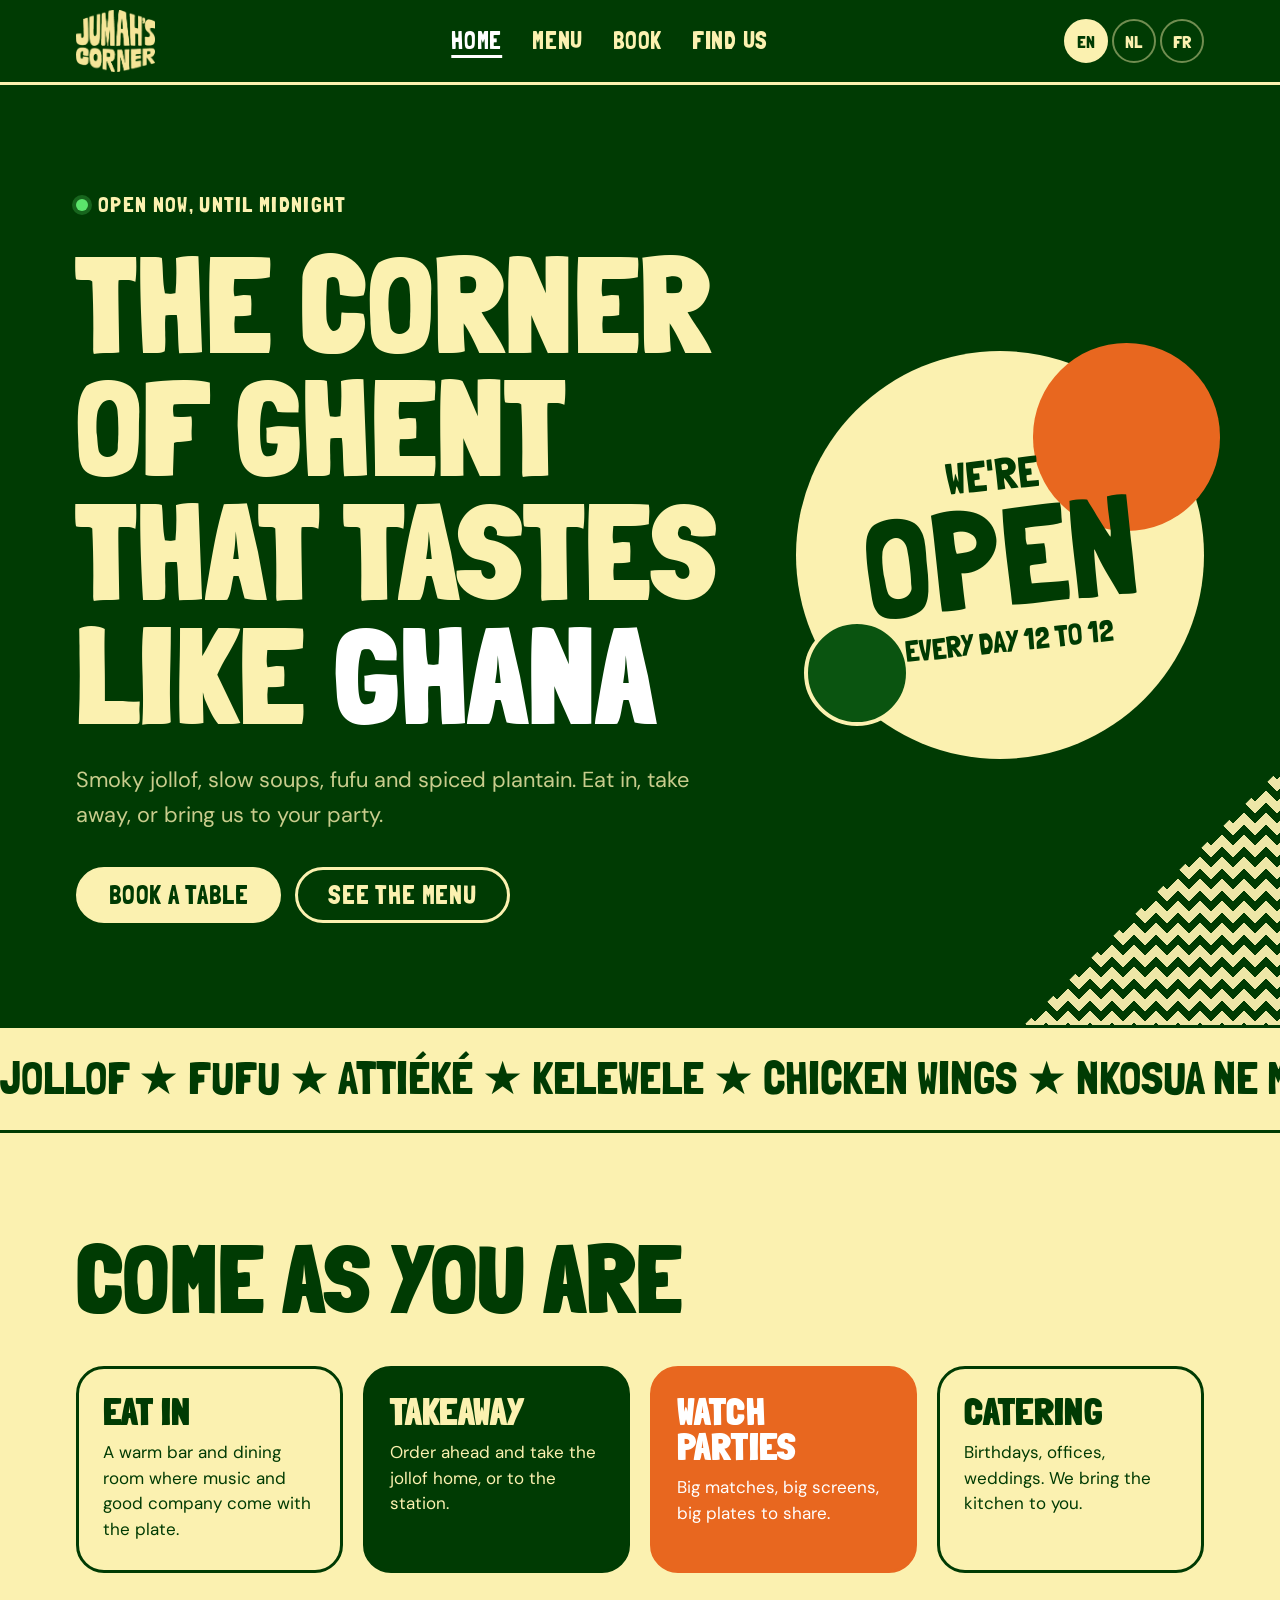
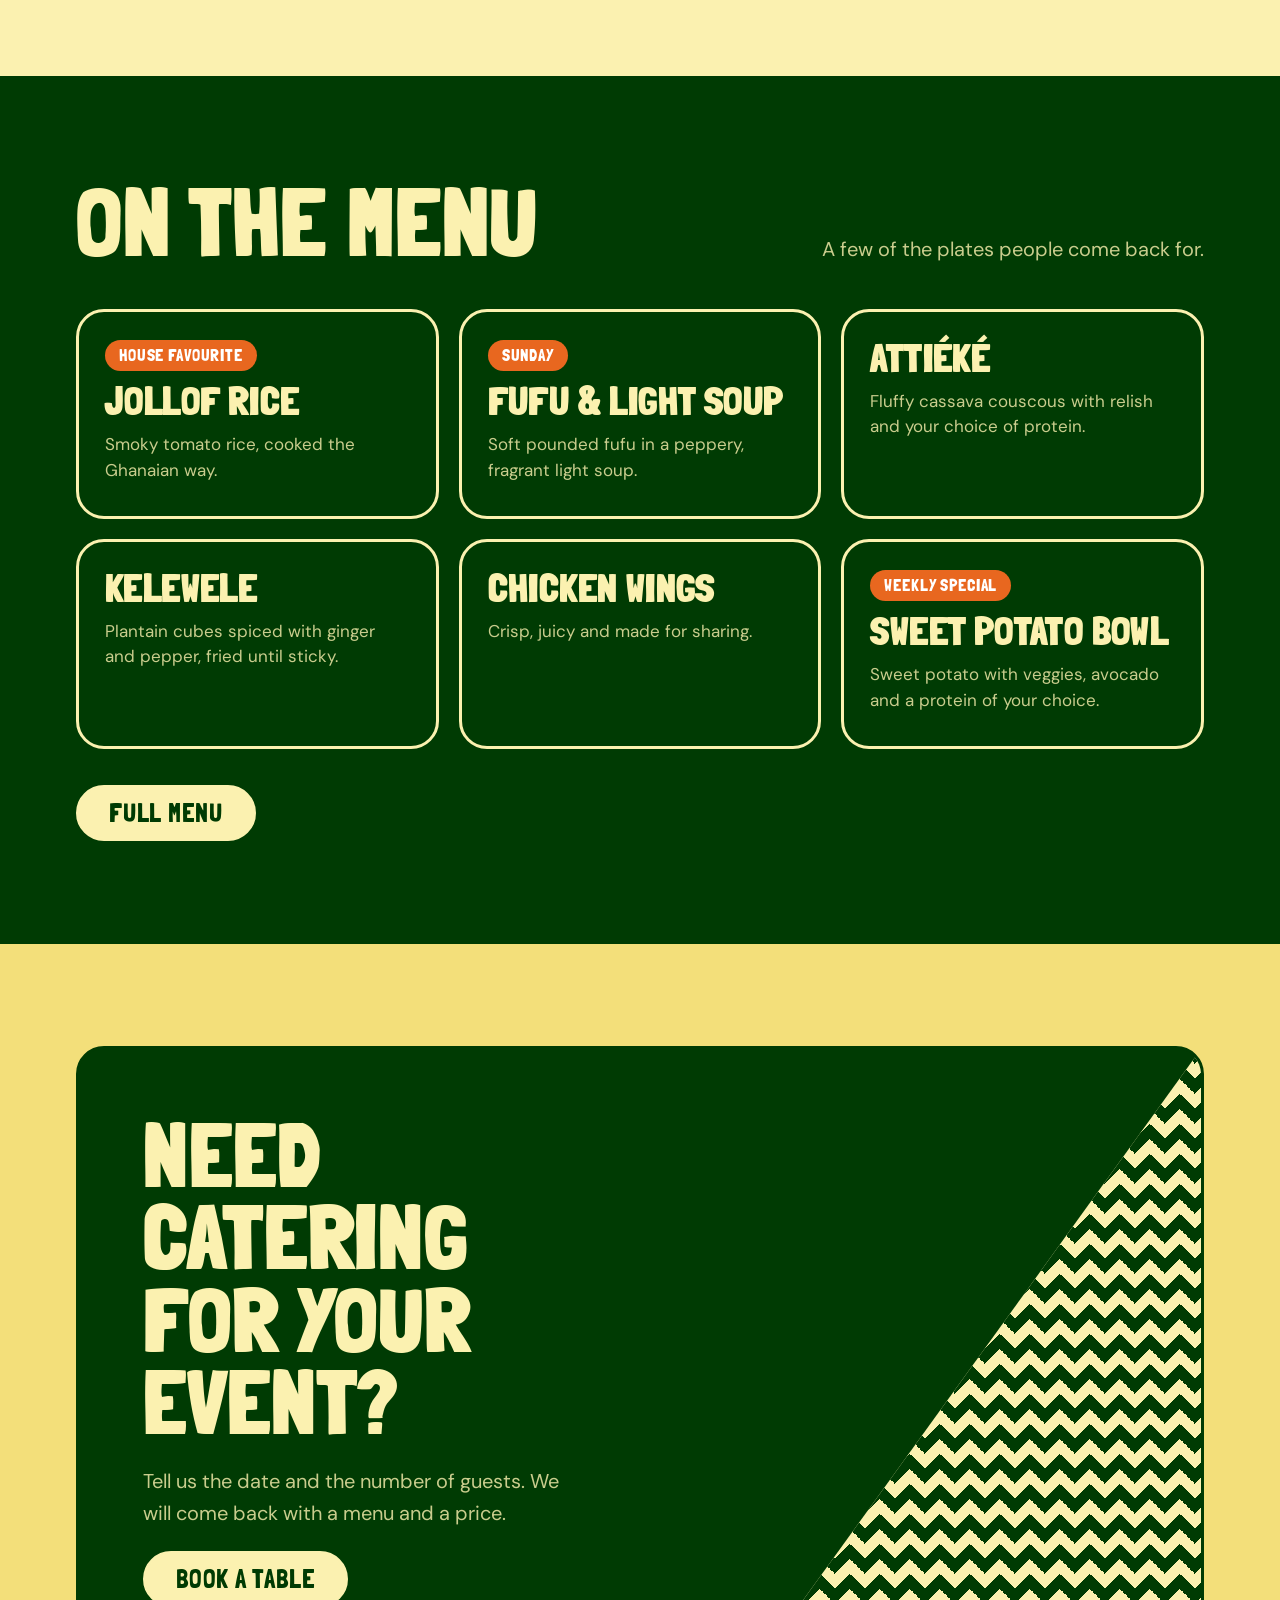
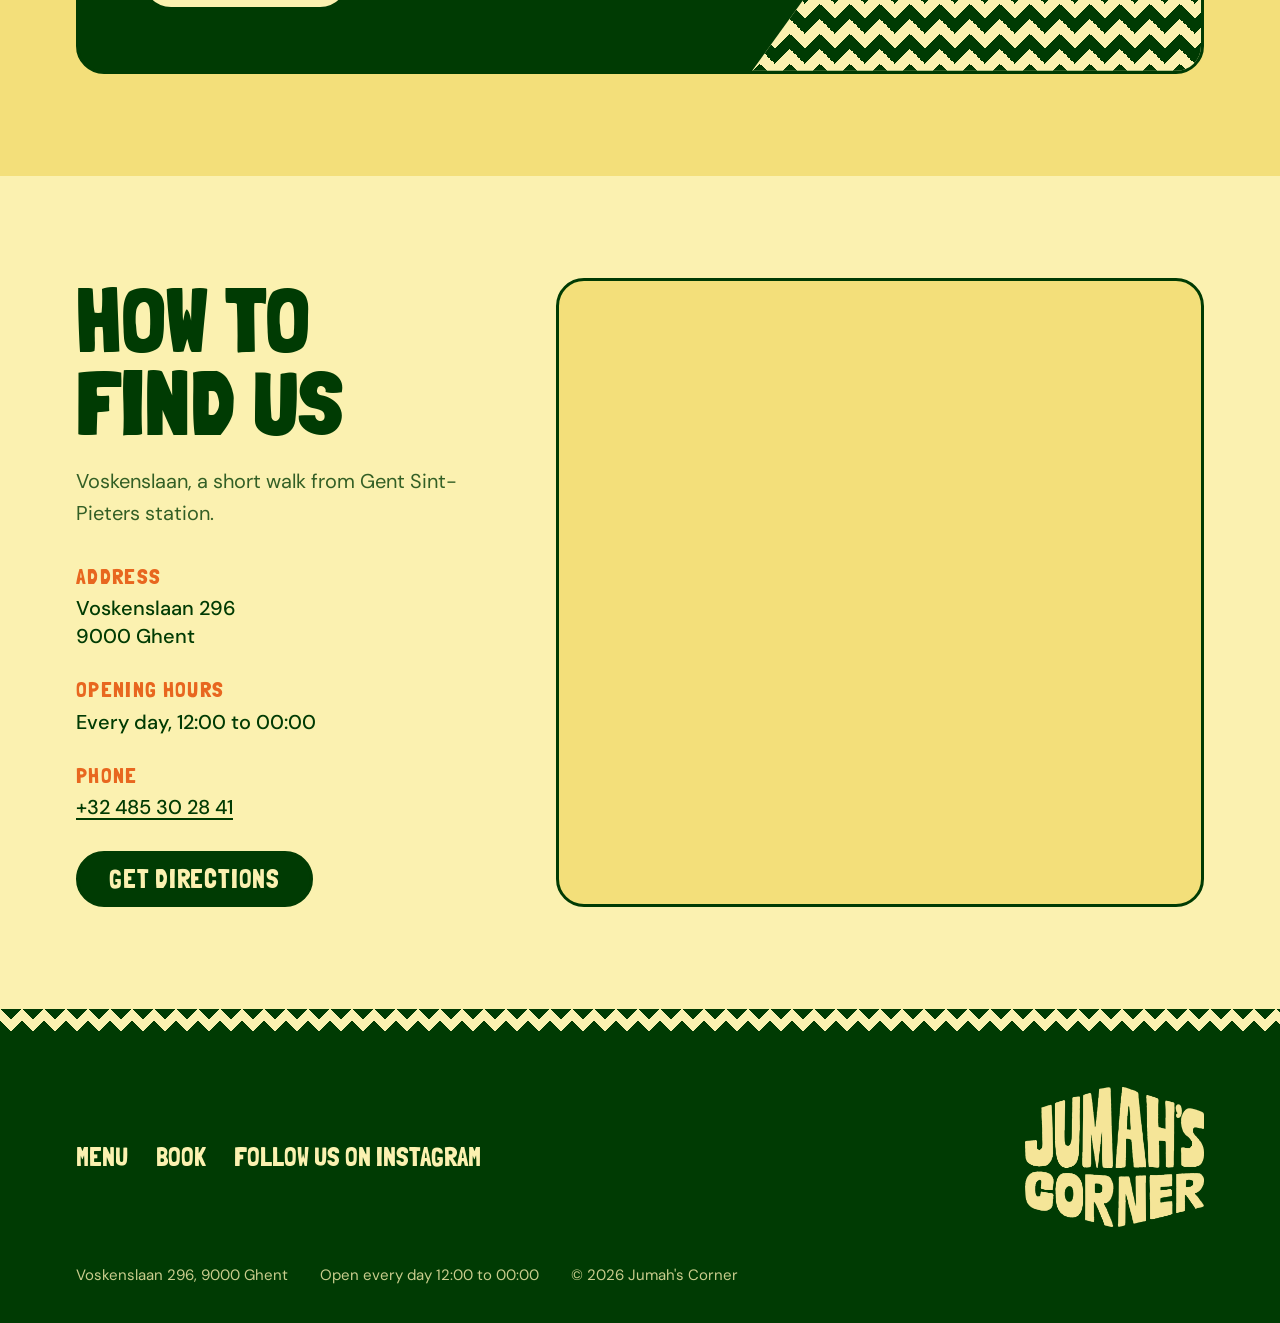
<file: index.html>
<!doctype html>
<html lang="en">
<head>
  <meta charset="utf-8">
  <meta name="viewport" content="width=device-width, initial-scale=1">
  <title>Jumah's Corner | African bar &amp; restaurant in Ghent</title>
  <meta name="description" content="Jumah's Corner is a Ghanaian bar and restaurant on Voskenslaan 296 in Ghent. Jollof, fufu, kelewele, watch parties and catering. Open every day 12:00 to 00:00.">
  <meta name="theme-color" content="#003b03">
  <meta property="og:title" content="Jumah's Corner">
  <meta property="og:description" content="Ghanaian bar and restaurant in Ghent. Open every day 12:00 to 00:00.">
  <meta property="og:image" content="assets/logo.png">
  <link rel="icon" href="assets/logo.png">
  <link rel="preconnect" href="https://fonts.googleapis.com">
  <link rel="preconnect" href="https://fonts.gstatic.com" crossorigin>
  <link rel="stylesheet" href="https://fonts.googleapis.com/css2?family=DM+Sans:wght@400;500;700&family=Londrina+Solid:wght@300;400;900&display=swap">
  <link rel="stylesheet" href="css/styles.css">
  <script type="application/ld+json">
  {
    "@context": "https://schema.org",
    "@type": "Restaurant",
    "name": "Jumah's Corner",
    "servesCuisine": "Ghanaian",
    "address": { "@type": "PostalAddress", "streetAddress": "Voskenslaan 296", "postalCode": "9000", "addressLocality": "Ghent", "addressCountry": "BE" },
    "telephone": "+32485302841",
    "openingHours": "Mo-Su 12:00-24:00",
    "sameAs": ["https://www.instagram.com/jumahscorner/"]
  }
  </script>
</head>
<body>
  <a class="skip" href="#main">Skip to content</a>

  <header class="site-header">
    <div class="wrap nav">
      <a class="nav-logo" href="index.html" aria-label="Jumah's Corner, home"><img src="assets/logo-wide.png" alt="Jumah's Corner" width="79" height="62"></a>
      <ul class="nav-links" id="nav-links">
        <li><a href="index.html" aria-current="page" data-i18n="nav.home">Home</a></li>
        <li><a href="menu.html" data-i18n="nav.menu">Menu</a></li>
        <li><a href="book.html" data-i18n="nav.book">Book</a></li>
        <li><a href="#find" data-i18n="nav.find">Find us</a></li>
      </ul>
      <div class="nav-right">
        <div class="lang" role="group" aria-label="Language">
          <button type="button" data-lang="en" aria-pressed="true">EN</button>
          <button type="button" data-lang="nl" aria-pressed="false">NL</button>
          <button type="button" data-lang="fr" aria-pressed="false">FR</button>
        </div>
        <button class="nav-toggle" type="button" aria-expanded="false" aria-controls="nav-links" aria-label="Menu">MENU</button>
      </div>
    </div>
  </header>

  <main id="main">
    <section class="hero">
      <div class="wrap hero-inner">
        <div>
          <p class="eyebrow" data-open-badge><span class="dot" aria-hidden="true"></span><span data-open-label>Open every day, 12:00 to 00:00</span></p>
          <h1 data-i18n="hero.title">The corner of Ghent that tastes like <em>Ghana</em></h1>
          <p class="hero-sub" data-i18n="hero.sub">Smoky jollof, slow soups, fufu and spiced plantain. Eat in, take away, or bring us to your party.</p>
          <div class="cta-row">
            <a class="btn btn-yellow" href="book.html" data-i18n="cta.book">Book a table</a>
            <a class="btn btn-outline-yellow" href="menu.html" data-i18n="cta.menu">See the menu</a>
          </div>
        </div>
        <div class="hero-art" aria-hidden="true">
          <span class="disc d1"></span>
          <span class="disc d2"></span>
          <span class="disc d3"></span>
          <div class="badge">
            <span class="b1" data-i18n="badge.1">We're</span>
            <span class="b2" data-i18n="badge.2">Open</span>
            <span class="b3" data-i18n="badge.3">Every day 12 to 12</span>
          </div>
        </div>
      </div>
      <div class="pattern pattern-corner" aria-hidden="true"></div>
    </section>

    <div class="ticker" aria-hidden="true">
      <div class="ticker-track">
        <span>JOLLOF &#9733; FUFU &#9733; ATTI&Eacute;K&Eacute; &#9733; KELEWELE &#9733; CHICKEN WINGS &#9733; NKOSUA NE MEKO &#9733; SWEET POTATO BOWL &#9733; WATCH PARTIES &#9733; CATERING &#9733; </span>
        <span>JOLLOF &#9733; FUFU &#9733; ATTI&Eacute;K&Eacute; &#9733; KELEWELE &#9733; CHICKEN WINGS &#9733; NKOSUA NE MEKO &#9733; SWEET POTATO BOWL &#9733; WATCH PARTIES &#9733; CATERING &#9733; </span>
      </div>
    </div>

    <section class="section section-yellow">
      <div class="wrap">
        <div class="section-head">
          <h2 data-i18n="facts.title">Come as you are</h2>
        </div>
        <div class="facts">
          <article class="fact"><h3 data-i18n="facts.1.t">Eat in</h3><p data-i18n="facts.1.p">A warm bar and dining room where music and good company come with the plate.</p></article>
          <article class="fact"><h3 data-i18n="facts.2.t">Takeaway</h3><p data-i18n="facts.2.p">Order ahead and take the jollof home, or to the station.</p></article>
          <article class="fact"><h3 data-i18n="facts.3.t">Watch parties</h3><p data-i18n="facts.3.p">Big matches, big screens, big plates to share.</p></article>
          <article class="fact"><h3 data-i18n="facts.4.t">Catering</h3><p data-i18n="facts.4.p">Birthdays, offices, weddings. We bring the kitchen to you.</p></article>
        </div>
      </div>
    </section>

    <section class="section section-green">
      <div class="wrap">
        <div class="section-head">
          <h2 data-i18n="menu.teaser.title">On the menu</h2>
          <p data-i18n="menu.teaser.p">A few of the plates people come back for.</p>
        </div>
        <div class="dishes">
          <article class="dish"><span class="tag">House favourite</span><h3>Jollof rice</h3><p>Smoky tomato rice, cooked the Ghanaian way.</p></article>
          <article class="dish"><span class="tag">Sunday</span><h3>Fufu &amp; light soup</h3><p>Soft pounded fufu in a peppery, fragrant light soup.</p></article>
          <article class="dish"><h3>Attiéké</h3><p>Fluffy cassava couscous with relish and your choice of protein.</p></article>
          <article class="dish"><h3>Kelewele</h3><p>Plantain cubes spiced with ginger and pepper, fried until sticky.</p></article>
          <article class="dish"><h3>Chicken wings</h3><p>Crisp, juicy and made for sharing.</p></article>
          <article class="dish"><span class="tag">Weekly special</span><h3>Sweet potato bowl</h3><p>Sweet potato with veggies, avocado and a protein of your choice.</p></article>
        </div>
        <p style="margin-top:36px"><a class="btn btn-yellow" href="menu.html" data-i18n="menu.all">Full menu</a></p>
      </div>
    </section>

    <section class="section section-white">
      <div class="wrap">
        <div class="catering">
          <div class="catering-copy">
            <h2 data-i18n="cat.title">Need catering for your event?</h2>
            <p data-i18n="cat.p">Tell us the date and the number of guests. We will come back with a menu and a price.</p>
            <a class="btn btn-yellow" href="book.html" data-i18n="cta.book">Book a table</a>
          </div>
          <div class="catering-art" aria-hidden="true"><div class="pattern"></div></div>
        </div>
      </div>
    </section>

    <section class="section section-yellow" id="find">
      <div class="wrap find">
        <div>
          <h2 data-i18n="find.title">How to find us</h2>
          <p class="lead" data-i18n="find.lead">Voskenslaan, a short walk from Gent Sint-Pieters station.</p>
          <dl class="info">
            <div><dt data-i18n="find.address">Address</dt><dd>Voskenslaan 296<br>9000 Ghent</dd></div>
            <div><dt data-i18n="find.hours">Opening hours</dt><dd data-i18n="find.hours.v">Every day, 12:00 to 00:00</dd></div>
            <div><dt data-i18n="find.phone">Phone</dt><dd><a href="tel:+32485302841">+32 485 30 28 41</a></dd></div>
          </dl>
          <a class="btn btn-green" href="https://www.google.com/maps/dir/?api=1&destination=Voskenslaan+296%2C+9000+Gent%2C+Belgium" target="_blank" rel="noopener" data-i18n="cta.directions">Get directions</a>
        </div>
        <div class="map-frame">
          <iframe
            title="Google Maps: Jumah's Corner, Voskenslaan 296, Ghent"
            src="https://www.google.com/maps?q=Voskenslaan+296%2C+9000+Gent%2C+Belgium&amp;output=embed"
            loading="lazy"
            referrerpolicy="no-referrer-when-downgrade"
            allowfullscreen></iframe>
        </div>
      </div>
    </section>
  </main>

  <footer class="site-footer">
    <div class="pattern pattern-band" aria-hidden="true"></div>
    <div class="wrap footer-main">
      <ul class="footer-links">
        <li><a href="menu.html" data-i18n="nav.menu">Menu</a></li>
        <li><a href="book.html" data-i18n="nav.book">Book</a></li>
        <li><a href="https://www.instagram.com/jumahscorner/" target="_blank" rel="noopener" data-i18n="foot.follow">Follow us on Instagram</a></li>
      </ul>
      <img src="assets/logo-wide.png" alt="" width="179" height="140">
    </div>
    <div class="wrap footer-small">
      <span>Voskenslaan 296, 9000 Ghent</span>
      <span>Open every day 12:00 to 00:00</span>
      <span>&copy; <span data-year>2026</span> Jumah's Corner</span>
    </div>
  </footer>

  <script src="js/config.js"></script>
  <script src="js/i18n.js"></script>
  <script src="js/main.js"></script>
</body>
</html>
</file>
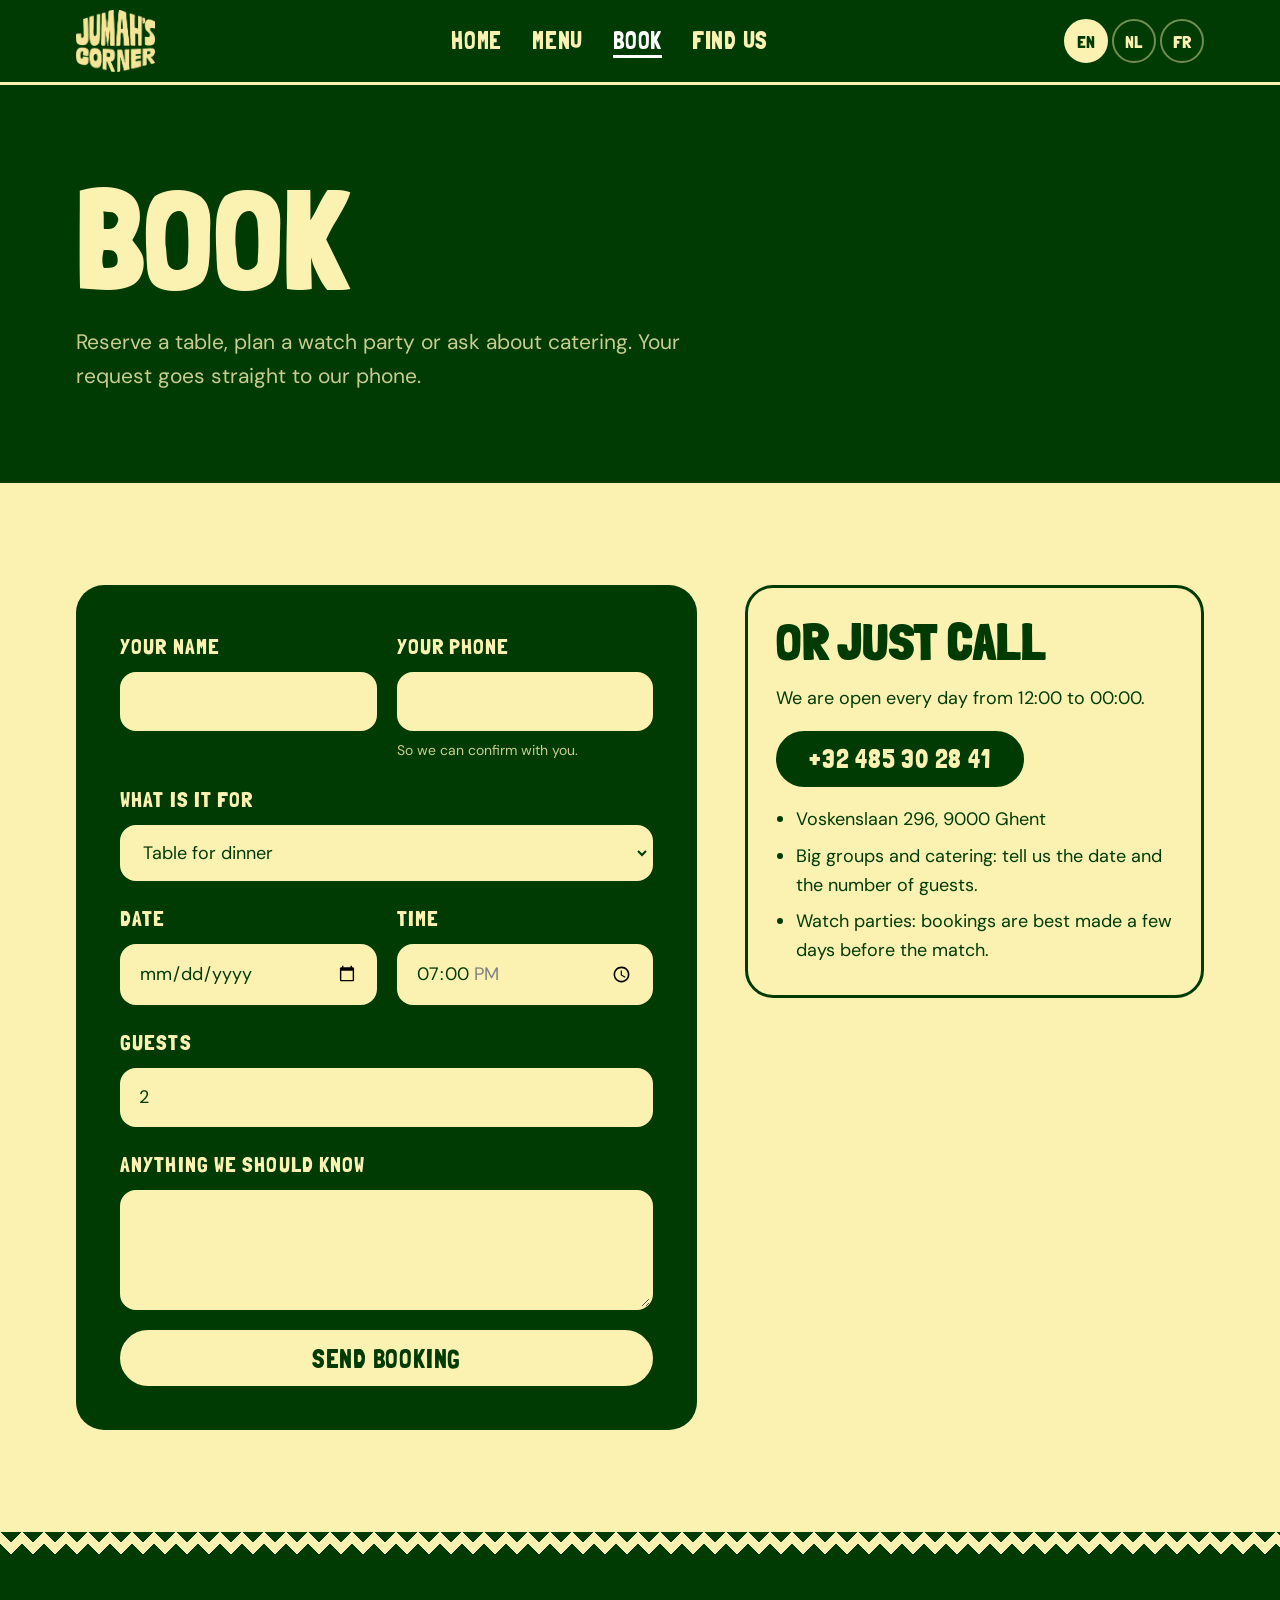
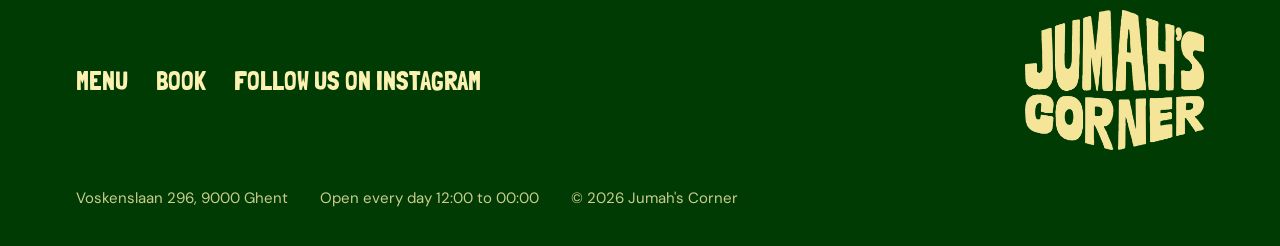
<file: book.html>
<!doctype html>
<html lang="en">
<head>
  <meta charset="utf-8">
  <meta name="viewport" content="width=device-width, initial-scale=1">
  <title>Book a table | Jumah's Corner</title>
  <meta name="description" content="Book a table, a watch party or catering at Jumah's Corner in Ghent. Your request goes straight to the restaurant.">
  <meta name="theme-color" content="#003b03">
  <link rel="icon" href="assets/logo.png">
  <link rel="preconnect" href="https://fonts.googleapis.com">
  <link rel="preconnect" href="https://fonts.gstatic.com" crossorigin>
  <link rel="stylesheet" href="https://fonts.googleapis.com/css2?family=DM+Sans:wght@400;500;700&family=Londrina+Solid:wght@300;400;900&display=swap">
  <link rel="stylesheet" href="css/styles.css">
</head>
<body>
  <a class="skip" href="#main">Skip to content</a>

  <header class="site-header">
    <div class="wrap nav">
      <a class="nav-logo" href="index.html" aria-label="Jumah's Corner, home"><img src="assets/logo-wide.png" alt="Jumah's Corner" width="79" height="62"></a>
      <ul class="nav-links" id="nav-links">
        <li><a href="index.html" data-i18n="nav.home">Home</a></li>
        <li><a href="menu.html" data-i18n="nav.menu">Menu</a></li>
        <li><a href="book.html" aria-current="page" data-i18n="nav.book">Book</a></li>
        <li><a href="index.html#find" data-i18n="nav.find">Find us</a></li>
      </ul>
      <div class="nav-right">
        <div class="lang" role="group" aria-label="Language">
          <button type="button" data-lang="en" aria-pressed="true">EN</button>
          <button type="button" data-lang="nl" aria-pressed="false">NL</button>
          <button type="button" data-lang="fr" aria-pressed="false">FR</button>
        </div>
        <button class="nav-toggle" type="button" aria-expanded="false" aria-controls="nav-links" aria-label="Menu">MENU</button>
      </div>
    </div>
  </header>

  <main id="main">
    <section class="page-title">
      <div class="wrap">
        <h1 data-i18n="book.page.title">Book</h1>
        <p data-i18n="book.page.p">Reserve a table, plan a watch party or ask about catering. Your request goes straight to our phone.</p>
      </div>
    </section>

    <section class="section section-yellow">
      <div class="wrap book-grid">
        <form class="form" id="booking-form" novalidate>
          <div class="field">
            <label for="f-name" data-i18n="form.name">Your name</label>
            <input id="f-name" name="name" type="text" autocomplete="name" required>
          </div>
          <div class="field">
            <label for="f-phone" data-i18n="form.phone">Your phone</label>
            <input id="f-phone" name="phone" type="tel" autocomplete="tel" inputmode="tel" required>
            <span class="hint" data-i18n="form.phone.hint">So we can confirm with you.</span>
          </div>
          <div class="field full">
            <label for="f-type" data-i18n="form.type">What is it for</label>
            <select id="f-type" name="type">
              <option value="table" data-i18n="form.type.table">Table for dinner</option>
              <option value="watch" data-i18n="form.type.watch">Watch party</option>
              <option value="catering" data-i18n="form.type.catering">Catering</option>
              <option value="party" data-i18n="form.type.party">Private party</option>
            </select>
          </div>
          <div class="field">
            <label for="f-date" data-i18n="form.date">Date</label>
            <input id="f-date" name="date" type="date" required>
          </div>
          <div class="field">
            <label for="f-time" data-i18n="form.time">Time</label>
            <input id="f-time" name="time" type="time" min="12:00" max="23:30" value="19:00" required>
          </div>
          <div class="field full">
            <label for="f-guests" data-i18n="form.guests">Guests</label>
            <input id="f-guests" name="guests" type="number" min="1" max="500" value="2" inputmode="numeric" required>
          </div>
          <div class="field full">
            <label for="f-notes" data-i18n="form.notes">Anything we should know</label>
            <textarea id="f-notes" name="notes"></textarea>
          </div>
          <div class="hp" aria-hidden="true">
            <label for="f-website">Leave this empty</label>
            <input id="f-website" name="website" type="text" tabindex="-1" autocomplete="off">
          </div>
          <div class="status" id="form-status" role="status" aria-live="polite" hidden></div>
          <div class="field full">
            <button class="btn btn-yellow" id="form-submit" type="submit" data-i18n="form.send">Send booking</button>
          </div>
        </form>

        <aside class="side-card">
          <h2>Or just call</h2>
          <p>We are open every day from 12:00 to 00:00.</p>
          <p><a class="btn btn-green" href="tel:+32485302841">+32 485 30 28 41</a></p>
          <ul>
            <li>Voskenslaan 296, 9000 Ghent</li>
            <li>Big groups and catering: tell us the date and the number of guests.</li>
            <li>Watch parties: bookings are best made a few days before the match.</li>
          </ul>
        </aside>
      </div>
    </section>
  </main>

  <footer class="site-footer">
    <div class="pattern pattern-band" aria-hidden="true"></div>
    <div class="wrap footer-main">
      <ul class="footer-links">
        <li><a href="menu.html" data-i18n="nav.menu">Menu</a></li>
        <li><a href="book.html" data-i18n="nav.book">Book</a></li>
        <li><a href="https://www.instagram.com/jumahscorner/" target="_blank" rel="noopener" data-i18n="foot.follow">Follow us on Instagram</a></li>
      </ul>
      <img src="assets/logo-wide.png" alt="" width="179" height="140">
    </div>
    <div class="wrap footer-small">
      <span>Voskenslaan 296, 9000 Ghent</span>
      <span>Open every day 12:00 to 00:00</span>
      <span>&copy; <span data-year>2026</span> Jumah's Corner</span>
    </div>
  </footer>

  <script src="js/config.js"></script>
  <script src="js/i18n.js"></script>
  <script src="js/main.js"></script>
  <script src="js/book.js"></script>
</body>
</html>
</file>
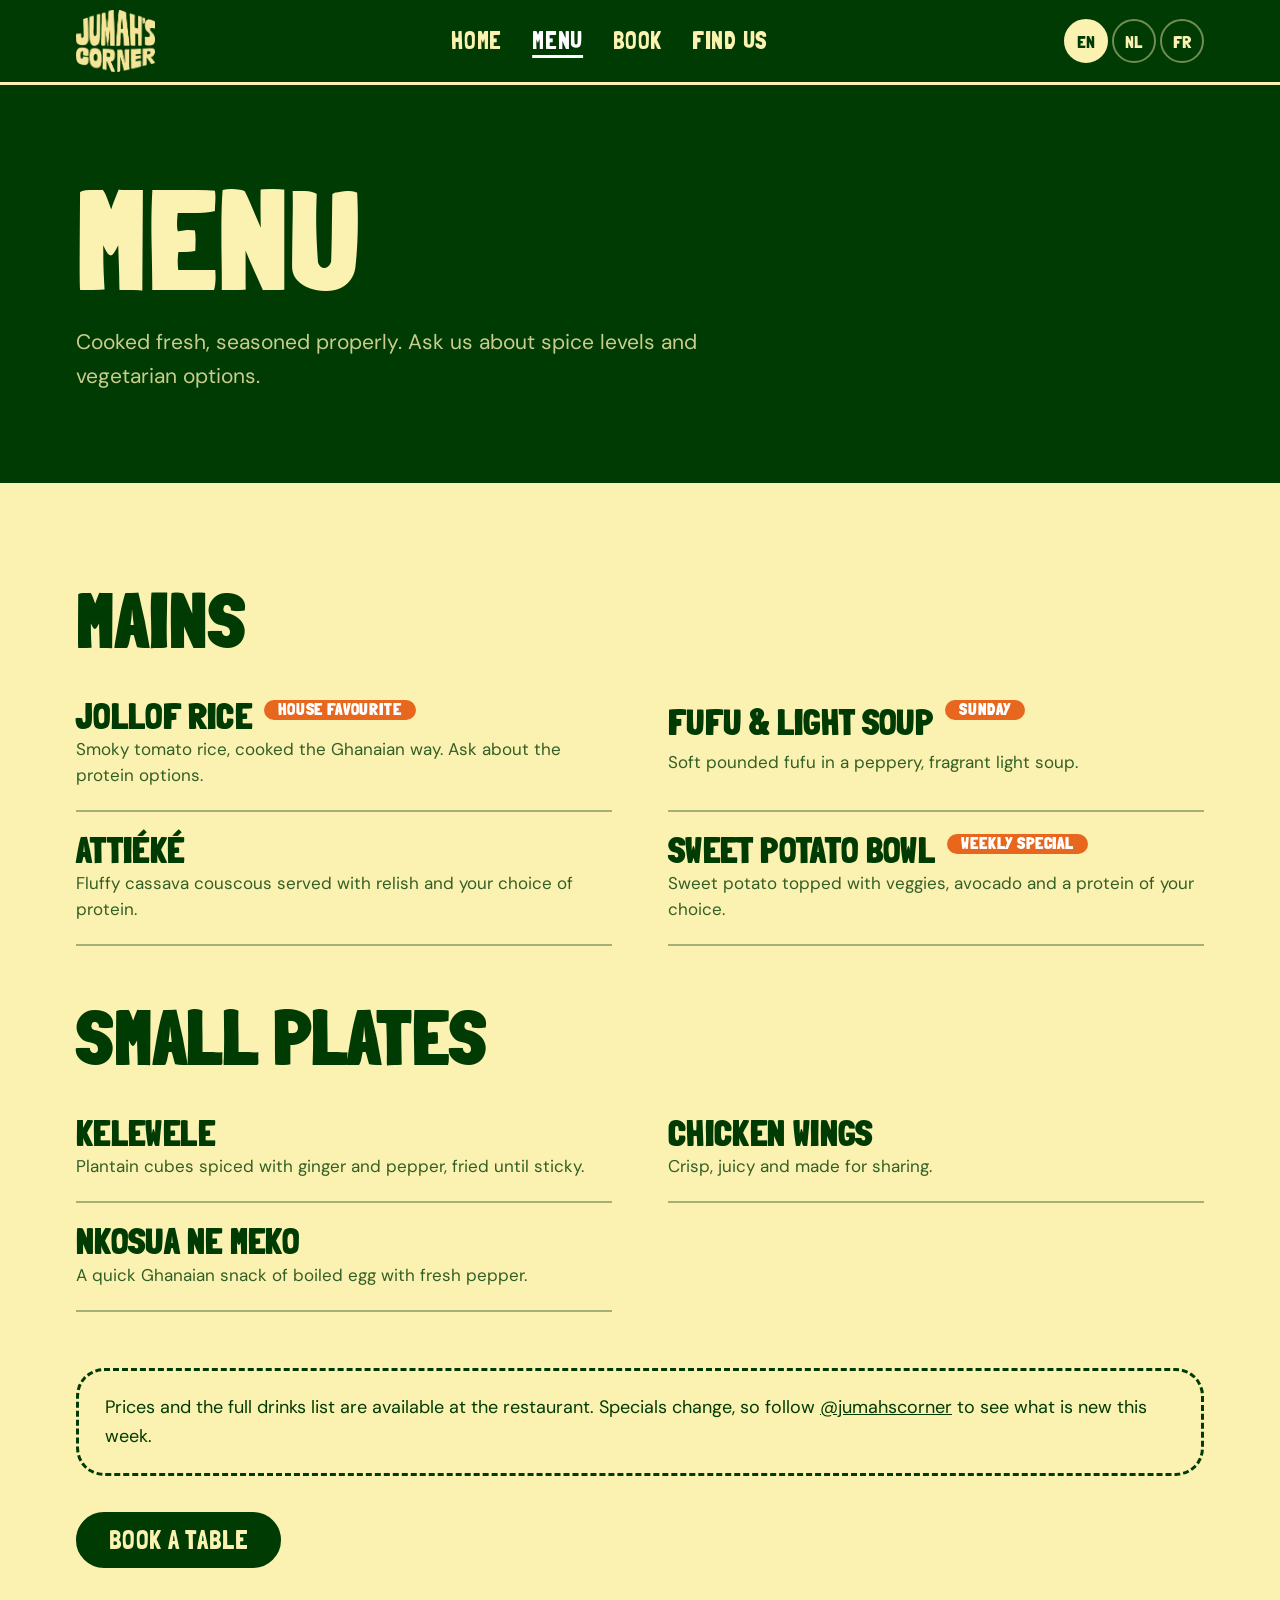
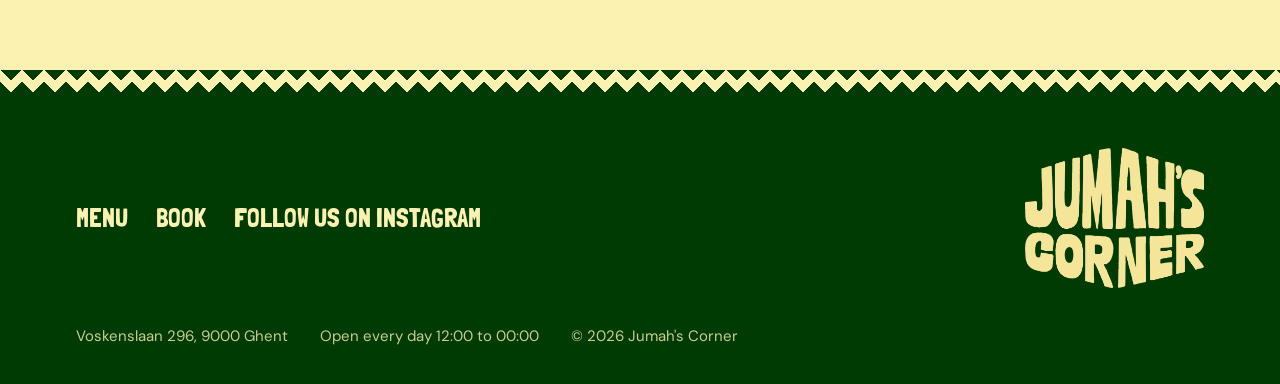
<file: menu.html>
<!doctype html>
<html lang="en">
<head>
  <meta charset="utf-8">
  <meta name="viewport" content="width=device-width, initial-scale=1">
  <title>Menu | Jumah's Corner</title>
  <meta name="description" content="The menu at Jumah's Corner in Ghent: jollof, fufu and light soup, attiéké, kelewele, chicken wings and weekly specials.">
  <meta name="theme-color" content="#003b03">
  <link rel="icon" href="assets/logo.png">
  <link rel="preconnect" href="https://fonts.googleapis.com">
  <link rel="preconnect" href="https://fonts.gstatic.com" crossorigin>
  <link rel="stylesheet" href="https://fonts.googleapis.com/css2?family=DM+Sans:wght@400;500;700&family=Londrina+Solid:wght@300;400;900&display=swap">
  <link rel="stylesheet" href="css/styles.css">
</head>
<body>
  <a class="skip" href="#main">Skip to content</a>

  <header class="site-header">
    <div class="wrap nav">
      <a class="nav-logo" href="index.html" aria-label="Jumah's Corner, home"><img src="assets/logo-wide.png" alt="Jumah's Corner" width="79" height="62"></a>
      <ul class="nav-links" id="nav-links">
        <li><a href="index.html" data-i18n="nav.home">Home</a></li>
        <li><a href="menu.html" aria-current="page" data-i18n="nav.menu">Menu</a></li>
        <li><a href="book.html" data-i18n="nav.book">Book</a></li>
        <li><a href="index.html#find" data-i18n="nav.find">Find us</a></li>
      </ul>
      <div class="nav-right">
        <div class="lang" role="group" aria-label="Language">
          <button type="button" data-lang="en" aria-pressed="true">EN</button>
          <button type="button" data-lang="nl" aria-pressed="false">NL</button>
          <button type="button" data-lang="fr" aria-pressed="false">FR</button>
        </div>
        <button class="nav-toggle" type="button" aria-expanded="false" aria-controls="nav-links" aria-label="Menu">MENU</button>
      </div>
    </div>
  </header>

  <main id="main">
    <section class="page-title">
      <div class="wrap">
        <h1 data-i18n="menu.page.title">Menu</h1>
        <p data-i18n="menu.page.p">Cooked fresh, seasoned properly. Ask us about spice levels and vegetarian options.</p>
      </div>
    </section>

    <section class="section section-yellow">
      <div class="wrap">

        <div class="menu-block">
          <h2>Mains</h2>
          <ul class="menu-list">
            <li class="menu-item"><h3>Jollof rice <span class="tag">House favourite</span></h3><p>Smoky tomato rice, cooked the Ghanaian way. Ask about the protein options.</p></li>
            <li class="menu-item"><h3>Fufu &amp; light soup <span class="tag">Sunday</span></h3><p>Soft pounded fufu in a peppery, fragrant light soup.</p></li>
            <li class="menu-item"><h3>Attiéké</h3><p>Fluffy cassava couscous served with relish and your choice of protein.</p></li>
            <li class="menu-item"><h3>Sweet potato bowl <span class="tag">Weekly special</span></h3><p>Sweet potato topped with veggies, avocado and a protein of your choice.</p></li>
          </ul>
        </div>

        <div class="menu-block">
          <h2>Small plates</h2>
          <ul class="menu-list">
            <li class="menu-item"><h3>Kelewele</h3><p>Plantain cubes spiced with ginger and pepper, fried until sticky.</p></li>
            <li class="menu-item"><h3>Chicken wings</h3><p>Crisp, juicy and made for sharing.</p></li>
            <li class="menu-item"><h3>Nkosua ne meko</h3><p>A quick Ghanaian snack of boiled egg with fresh pepper.</p></li>
          </ul>
        </div>

        <p class="note-box">Prices and the full drinks list are available at the restaurant. Specials change, so follow <a href="https://www.instagram.com/jumahscorner/" target="_blank" rel="noopener">@jumahscorner</a> to see what is new this week.</p>

        <p style="margin-top:36px"><a class="btn btn-green" href="book.html" data-i18n="cta.book">Book a table</a></p>
      </div>
    </section>
  </main>

  <footer class="site-footer">
    <div class="pattern pattern-band" aria-hidden="true"></div>
    <div class="wrap footer-main">
      <ul class="footer-links">
        <li><a href="menu.html" data-i18n="nav.menu">Menu</a></li>
        <li><a href="book.html" data-i18n="nav.book">Book</a></li>
        <li><a href="https://www.instagram.com/jumahscorner/" target="_blank" rel="noopener" data-i18n="foot.follow">Follow us on Instagram</a></li>
      </ul>
      <img src="assets/logo-wide.png" alt="" width="179" height="140">
    </div>
    <div class="wrap footer-small">
      <span>Voskenslaan 296, 9000 Ghent</span>
      <span>Open every day 12:00 to 00:00</span>
      <span>&copy; <span data-year>2026</span> Jumah's Corner</span>
    </div>
  </footer>

  <script src="js/config.js"></script>
  <script src="js/i18n.js"></script>
  <script src="js/main.js"></script>
</body>
</html>
</file>
<file: css/styles.css>
/* Jumah's Corner: shared styles for index.html, menu.html and book.html */

:root {
  --green: #003b03;          /* matches the logo background */
  --green-soft: #0a5410;
  --yellow: #fbf1b0;         /* matches the logo lettering */
  --yellow-deep: #f3df7a;
  --orange: #e8671f;         /* accent from the "Sweet Mama" post, used sparingly */
  --ink: #0b2a0e;
  --white: #ffffff;
  --muted-on-green: rgba(251, 241, 176, 0.8);
  --muted-on-yellow: rgba(0, 59, 3, 0.8);

  --font-display: "Londrina Solid", "Impact", "Arial Narrow Bold", sans-serif;
  --font-body: "DM Sans", system-ui, -apple-system, "Segoe UI", sans-serif;

  --gutter: clamp(20px, 5vw, 56px);
  --radius: 28px;
}

*, *::before, *::after { box-sizing: border-box; }

html { scroll-behavior: smooth; }

body {
  margin: 0;
  background: var(--yellow);
  color: var(--green);
  font-family: var(--font-body);
  font-size: 18px;
  line-height: 1.6;
  -webkit-font-smoothing: antialiased;
}

img { max-width: 100%; display: block; }
a { color: inherit; }

h1, h2, h3 {
  font-family: var(--font-display);
  font-weight: 900;
  text-transform: uppercase;
  line-height: 0.92;
  letter-spacing: 0.01em;
  margin: 0;
  text-wrap: balance;
}

p { margin: 0; }

:focus-visible {
  outline: 3px solid var(--orange);
  outline-offset: 3px;
}

.wrap {
  width: min(1240px, 100%);
  margin-inline: auto;
  padding-inline: var(--gutter);
}

.skip {
  position: absolute;
  left: -999px;
  top: 8px;
  background: var(--yellow);
  color: var(--green);
  padding: 10px 16px;
  border-radius: 999px;
  z-index: 100;
}
.skip:focus { left: 12px; }

/* ---------- Header ---------- */

.site-header {
  background: var(--green);
  color: var(--yellow);
  position: sticky;
  top: 0;
  z-index: 50;
  border-bottom: 3px solid var(--yellow);
}

.nav {
  display: flex;
  align-items: center;
  justify-content: space-between;
  gap: 16px;
  padding-block: 10px;
}

.nav-logo img {
  height: 62px;
  width: auto;
}

.nav-links {
  display: flex;
  align-items: center;
  gap: 4px 26px;
  list-style: none;
  margin: 0;
  padding: 0;
}

.nav-links a {
  text-decoration: none;
  font-family: var(--font-display);
  font-size: 24px;
  text-transform: uppercase;
  letter-spacing: 0.03em;
  display: inline-flex;
  align-items: center;
  min-height: 48px;
  padding-inline: 2px;
}
.nav-links a:hover,
.nav-links a[aria-current="page"] { color: var(--white); text-decoration: underline; text-underline-offset: 6px; text-decoration-thickness: 3px; }

.nav-right { display: flex; align-items: center; gap: 12px; }

.lang { display: flex; gap: 4px; }
.lang button {
  font-family: var(--font-display);
  font-size: 18px;
  min-width: 44px;
  min-height: 44px;
  border-radius: 999px;
  border: 2px solid rgba(251, 241, 176, 0.45);
  background: transparent;
  color: var(--yellow);
  cursor: pointer;
}
.lang button:hover { border-color: var(--yellow); }
.lang button[aria-pressed="true"] { background: var(--yellow); color: var(--green); border-color: var(--yellow); }

.nav-toggle {
  display: none;
  min-width: 48px;
  min-height: 48px;
  border-radius: 999px;
  border: 2px solid var(--yellow);
  background: transparent;
  color: var(--yellow);
  font-family: var(--font-display);
  font-size: 20px;
  cursor: pointer;
}

/* ---------- Buttons ---------- */

.btn {
  display: inline-flex;
  align-items: center;
  justify-content: center;
  min-height: 56px;
  padding: 0 30px;
  border-radius: 999px;
  font-family: var(--font-display);
  font-size: 26px;
  text-transform: uppercase;
  letter-spacing: 0.03em;
  text-decoration: none;
  border: 3px solid var(--green);
  cursor: pointer;
  transition: transform 0.15s ease, background 0.15s ease, color 0.15s ease;
}
.btn:hover { transform: translateY(-2px) rotate(-1deg); }

.btn-green { background: var(--green); color: var(--yellow); }
.btn-green:hover { background: var(--green-soft); }
.btn-yellow { background: var(--yellow); color: var(--green); border-color: var(--yellow); }
.btn-yellow:hover { background: var(--white); }
.btn-outline-yellow { background: transparent; color: var(--yellow); border-color: var(--yellow); }
.btn-outline-yellow:hover { background: rgba(251, 241, 176, 0.14); }
.btn-outline-green { background: transparent; color: var(--green); }
.btn-outline-green:hover { background: rgba(0, 59, 3, 0.08); }

/* ---------- Pattern (the corner from the catering post) ---------- */

.pattern {
  background-color: var(--yellow);
  background-image:
    linear-gradient(135deg, var(--green) 25%, transparent 25%),
    linear-gradient(225deg, var(--green) 25%, transparent 25%),
    linear-gradient(315deg, var(--green) 25%, transparent 25%),
    linear-gradient(45deg, var(--green) 25%, transparent 25%);
  background-size: 22px 22px;
  background-position: -11px 0, -11px 0, 0 0, 0 0;
}
.pattern-band { height: 22px; }

/* ---------- Hero ---------- */

.hero {
  background: var(--green);
  color: var(--yellow);
  position: relative;
  overflow: hidden;
}

.hero-inner {
  display: grid;
  grid-template-columns: minmax(0, 1.25fr) minmax(0, 0.75fr);
  gap: 40px;
  align-items: center;
  padding-block: clamp(48px, 8vw, 110px);
}

.eyebrow {
  display: inline-flex;
  align-items: center;
  gap: 10px;
  font-family: var(--font-display);
  font-size: 22px;
  text-transform: uppercase;
  letter-spacing: 0.06em;
  margin-bottom: 20px;
}
.dot {
  width: 12px; height: 12px; border-radius: 50%;
  background: var(--orange);
  display: inline-block;
}
.dot.live { background: #5be36b; box-shadow: 0 0 0 4px rgba(91, 227, 107, 0.25); }

.hero h1 {
  font-size: clamp(60px, 10.5vw, 150px);
  color: var(--yellow);
}
.hero h1 em { font-style: normal; color: var(--white); }

.hero-sub {
  font-size: clamp(18px, 1.7vw, 22px);
  max-width: 30em;
  color: var(--muted-on-green);
  margin-block: 26px 34px;
}

.cta-row { display: flex; flex-wrap: wrap; gap: 14px; }

.hero-art {
  position: relative;
  aspect-ratio: 1 / 1;
  width: min(100%, 440px);
  margin-inline: auto;
}
.hero-art .disc { position: absolute; border-radius: 50%; }
.hero-art .d1 { inset: 0; background: var(--yellow); }
.hero-art .d2 { width: 46%; height: 46%; right: -4%; top: -2%; background: var(--orange); }
.hero-art .d3 { width: 26%; height: 26%; left: 2%; bottom: 8%; background: var(--green-soft); border: 4px solid var(--yellow); }
.hero-art .badge {
  position: absolute;
  inset: 14% 12%;
  display: flex;
  flex-direction: column;
  align-items: center;
  justify-content: center;
  text-align: center;
  color: var(--green);
  font-family: var(--font-display);
  text-transform: uppercase;
  line-height: 0.9;
  transform: rotate(-6deg);
}
.badge .b1 { font-size: clamp(28px, 4vw, 44px); }
.badge .b2 { font-size: clamp(74px, 11vw, 140px); }
.badge .b3 { font-size: clamp(20px, 2.6vw, 30px); margin-top: 8px; }

.hero .pattern-corner {
  position: absolute;
  right: 0;
  bottom: 0;
  width: clamp(120px, 20vw, 260px);
  aspect-ratio: 1 / 1;
  clip-path: polygon(100% 0, 100% 100%, 0 100%);
  opacity: 0.95;
}

/* ---------- Ticker ---------- */

.ticker {
  background: var(--yellow);
  border-block: 3px solid var(--green);
  overflow: hidden;
  padding-block: 14px;
}
.ticker-track {
  display: flex;
  width: max-content;
  animation: ticker 40s linear infinite;
}
.ticker-track span {
  font-family: var(--font-display);
  font-size: clamp(28px, 3.6vw, 46px);
  text-transform: uppercase;
  white-space: nowrap;
  color: var(--green);
}
@keyframes ticker { to { transform: translateX(-50%); } }

/* ---------- Sections ---------- */

.section { padding-block: clamp(56px, 8vw, 104px); }
.section-green { background: var(--green); color: var(--yellow); }
.section-yellow { background: var(--yellow); color: var(--green); }
.section-white { background: var(--yellow-deep); color: var(--green); }

.section-head {
  display: flex;
  flex-wrap: wrap;
  justify-content: space-between;
  align-items: flex-end;
  gap: 20px 40px;
  margin-bottom: 44px;
}
.section-head h2 { font-size: clamp(48px, 7.4vw, 108px); }
.section-head p { max-width: 28em; font-size: 20px; }
.section-green .section-head p { color: var(--muted-on-green); }
.section-yellow .section-head p,
.section-white .section-head p { color: var(--muted-on-yellow); }

/* Why us */
.facts {
  display: grid;
  grid-template-columns: repeat(4, minmax(0, 1fr));
  gap: 20px;
}
.fact {
  border: 3px solid var(--green);
  border-radius: var(--radius);
  padding: 26px 24px 28px;
  display: flex;
  flex-direction: column;
  gap: 10px;
  background: var(--yellow);
}
.fact:nth-child(2) { background: var(--green); color: var(--yellow); }
.fact:nth-child(3) { background: var(--orange); color: var(--white); border-color: var(--orange); }
.fact h3 { font-size: 38px; }
.fact p { font-size: 17px; line-height: 1.5; }

/* Dish cards */
.dishes {
  display: grid;
  grid-template-columns: repeat(3, minmax(0, 1fr));
  gap: 20px;
}
.dish {
  border: 3px solid var(--yellow);
  border-radius: var(--radius);
  padding: 28px 26px 30px;
  display: flex;
  flex-direction: column;
  gap: 12px;
  min-height: 210px;
}
.dish h3 { font-size: 40px; color: var(--yellow); }
.dish p { color: var(--muted-on-green); font-size: 17px; line-height: 1.5; }
.tag {
  align-self: flex-start;
  font-family: var(--font-display);
  font-size: 17px;
  letter-spacing: 0.05em;
  text-transform: uppercase;
  background: var(--orange);
  color: var(--white);
  border-radius: 999px;
  padding: 2px 14px;
}

/* Catering poster block (echoes the first post) */
.catering {
  display: grid;
  grid-template-columns: minmax(0, 1fr) minmax(0, 1fr);
  gap: 0;
  border: 3px solid var(--green);
  border-radius: var(--radius);
  overflow: hidden;
  background: var(--green);
  color: var(--yellow);
}
.catering-copy { padding: clamp(32px, 5vw, 64px); display: flex; flex-direction: column; gap: 22px; align-items: flex-start; }
.catering-copy h2 { font-size: clamp(54px, 7vw, 104px); }
.catering-copy p { font-size: 20px; color: var(--muted-on-green); max-width: 24em; }
.catering-art { position: relative; min-height: 280px; }
.catering-art .pattern { position: absolute; inset: 0; background-size: 30px 30px; background-position: -15px 0, -15px 0, 0 0, 0 0; clip-path: polygon(100% 0, 100% 100%, 20% 100%); }

/* Find us */
.find {
  display: grid;
  grid-template-columns: minmax(0, 0.8fr) minmax(0, 1.2fr);
  gap: 48px;
  align-items: stretch;
}
.find h2 { font-size: clamp(48px, 7vw, 100px); margin-bottom: 22px; }
.find .lead { font-size: 20px; margin-bottom: 30px; color: var(--muted-on-yellow); }
.info { display: grid; gap: 22px; margin-bottom: 30px; }
.info dt {
  font-family: var(--font-display);
  font-size: 22px;
  text-transform: uppercase;
  letter-spacing: 0.06em;
  color: var(--orange);
}
.info dd { margin: 0; font-size: 20px; line-height: 1.4; font-weight: 500; }
.info a { text-underline-offset: 4px; }

.map-frame {
  border: 3px solid var(--green);
  border-radius: var(--radius);
  overflow: hidden;
  min-height: 420px;
  background: var(--yellow-deep);
}
.map-frame iframe { width: 100%; height: 100%; min-height: 420px; border: 0; display: block; }

/* ---------- Menu page ---------- */

.page-title {
  background: var(--green);
  color: var(--yellow);
  padding-block: clamp(44px, 7vw, 90px);
}
.page-title h1 { font-size: clamp(64px, 11vw, 160px); }
.page-title p { max-width: 32em; margin-top: 22px; font-size: 21px; color: var(--muted-on-green); }

.menu-block { margin-bottom: 56px; }
.menu-block:last-child { margin-bottom: 0; }
.menu-block > h2 { font-size: clamp(44px, 6vw, 80px); margin-bottom: 22px; }
.menu-list { display: grid; grid-template-columns: repeat(2, minmax(0, 1fr)); gap: 0 56px; list-style: none; padding: 0; margin: 0; }
.menu-item {
  padding: 22px 0;
  border-bottom: 2px solid rgba(0, 59, 3, 0.35);
  display: grid;
  gap: 4px;
}
.menu-item h3 { font-size: 36px; display: flex; flex-wrap: wrap; align-items: center; gap: 8px 12px; }
.menu-item p { color: var(--muted-on-yellow); font-size: 17px; line-height: 1.5; max-width: 34em; }
.note-box {
  margin-top: 40px;
  border: 3px dashed var(--green);
  border-radius: var(--radius);
  padding: 22px 26px;
  font-size: 18px;
}

/* ---------- Booking page ---------- */

.book-grid {
  display: grid;
  grid-template-columns: minmax(0, 1.15fr) minmax(0, 0.85fr);
  gap: 48px;
  align-items: start;
}

.form {
  background: var(--green);
  color: var(--yellow);
  border-radius: var(--radius);
  padding: clamp(24px, 4vw, 44px);
  display: grid;
  grid-template-columns: repeat(2, minmax(0, 1fr));
  gap: 20px;
}
.field { display: flex; flex-direction: column; gap: 8px; min-width: 0; }
.field.full { grid-column: 1 / -1; }
.field label {
  font-family: var(--font-display);
  font-size: 22px;
  letter-spacing: 0.05em;
  text-transform: uppercase;
}
.field input, .field select, .field textarea {
  font: inherit;
  font-size: 18px;
  color: var(--green);
  background: var(--yellow);
  border: 3px solid var(--yellow);
  border-radius: 16px;
  padding: 12px 16px;
  min-height: 54px;
  width: 100%;
}
.field textarea { min-height: 120px; resize: vertical; }
.field input:focus-visible, .field select:focus-visible, .field textarea:focus-visible { border-color: var(--orange); outline: none; }
.field .hint { font-size: 14px; color: var(--muted-on-green); }
.hp { position: absolute; left: -9999px; width: 1px; height: 1px; overflow: hidden; }

.status {
  grid-column: 1 / -1;
  border-radius: 16px;
  padding: 16px 18px;
  font-size: 17px;
  line-height: 1.5;
  border: 3px solid var(--yellow);
}
.status[hidden] { display: none; }
.status.ok { background: rgba(91, 227, 107, 0.16); }
.status.warn { background: rgba(232, 103, 31, 0.28); }
.status a { font-weight: 700; }

.side-card {
  border: 3px solid var(--green);
  border-radius: var(--radius);
  padding: 30px 28px;
  display: grid;
  gap: 18px;
}
.side-card h2 { font-size: 52px; }
.side-card ul { margin: 0; padding-left: 20px; display: grid; gap: 8px; }

/* ---------- Footer ---------- */

.site-footer { background: var(--green); color: var(--yellow); }
.footer-main {
  display: grid;
  grid-template-columns: minmax(0, 1fr) auto;
  gap: 32px 48px;
  align-items: center;
  padding-block: 56px 36px;
}
.footer-main img { height: 140px; width: auto; }
.footer-links { display: flex; flex-wrap: wrap; gap: 8px 28px; list-style: none; margin: 0; padding: 0; }
.footer-links a {
  font-family: var(--font-display);
  font-size: 26px;
  text-transform: uppercase;
  text-decoration: none;
  display: inline-flex;
  min-height: 44px;
  align-items: center;
}
.footer-links a:hover { color: var(--white); text-decoration: underline; text-underline-offset: 5px; }
.footer-small { padding-bottom: 36px; color: var(--muted-on-green); font-size: 15px; display: flex; flex-wrap: wrap; gap: 8px 32px; }

/* ---------- Responsive ---------- */

@media (max-width: 960px) {
  .hero-inner, .find, .book-grid, .catering { grid-template-columns: minmax(0, 1fr); }
  .facts { grid-template-columns: repeat(2, minmax(0, 1fr)); }
  .dishes { grid-template-columns: repeat(2, minmax(0, 1fr)); }
  .menu-list { grid-template-columns: minmax(0, 1fr); }
  .catering-art { min-height: 160px; }
  .hero-art { max-width: 340px; }
}

@media (max-width: 760px) {
  .nav-toggle { display: inline-flex; align-items: center; justify-content: center; }
  .nav-links {
    display: none;
    position: absolute;
    left: 0; right: 0; top: 100%;
    background: var(--green);
    border-bottom: 3px solid var(--yellow);
    flex-direction: column;
    align-items: flex-start;
    padding: 12px var(--gutter) 20px;
  }
  .nav-links.open { display: flex; }
  .nav { position: relative; }
  .footer-main { grid-template-columns: minmax(0, 1fr); }
}

@media (max-width: 560px) {
  .facts, .dishes { grid-template-columns: minmax(0, 1fr); }
  .form { grid-template-columns: minmax(0, 1fr); }
  .nav-logo img { height: 52px; }
  .btn { width: 100%; }
}

@media (prefers-reduced-motion: reduce) {
  html { scroll-behavior: auto; }
  .ticker-track { animation: none; }
  .btn { transition: none; }
}
</file>
